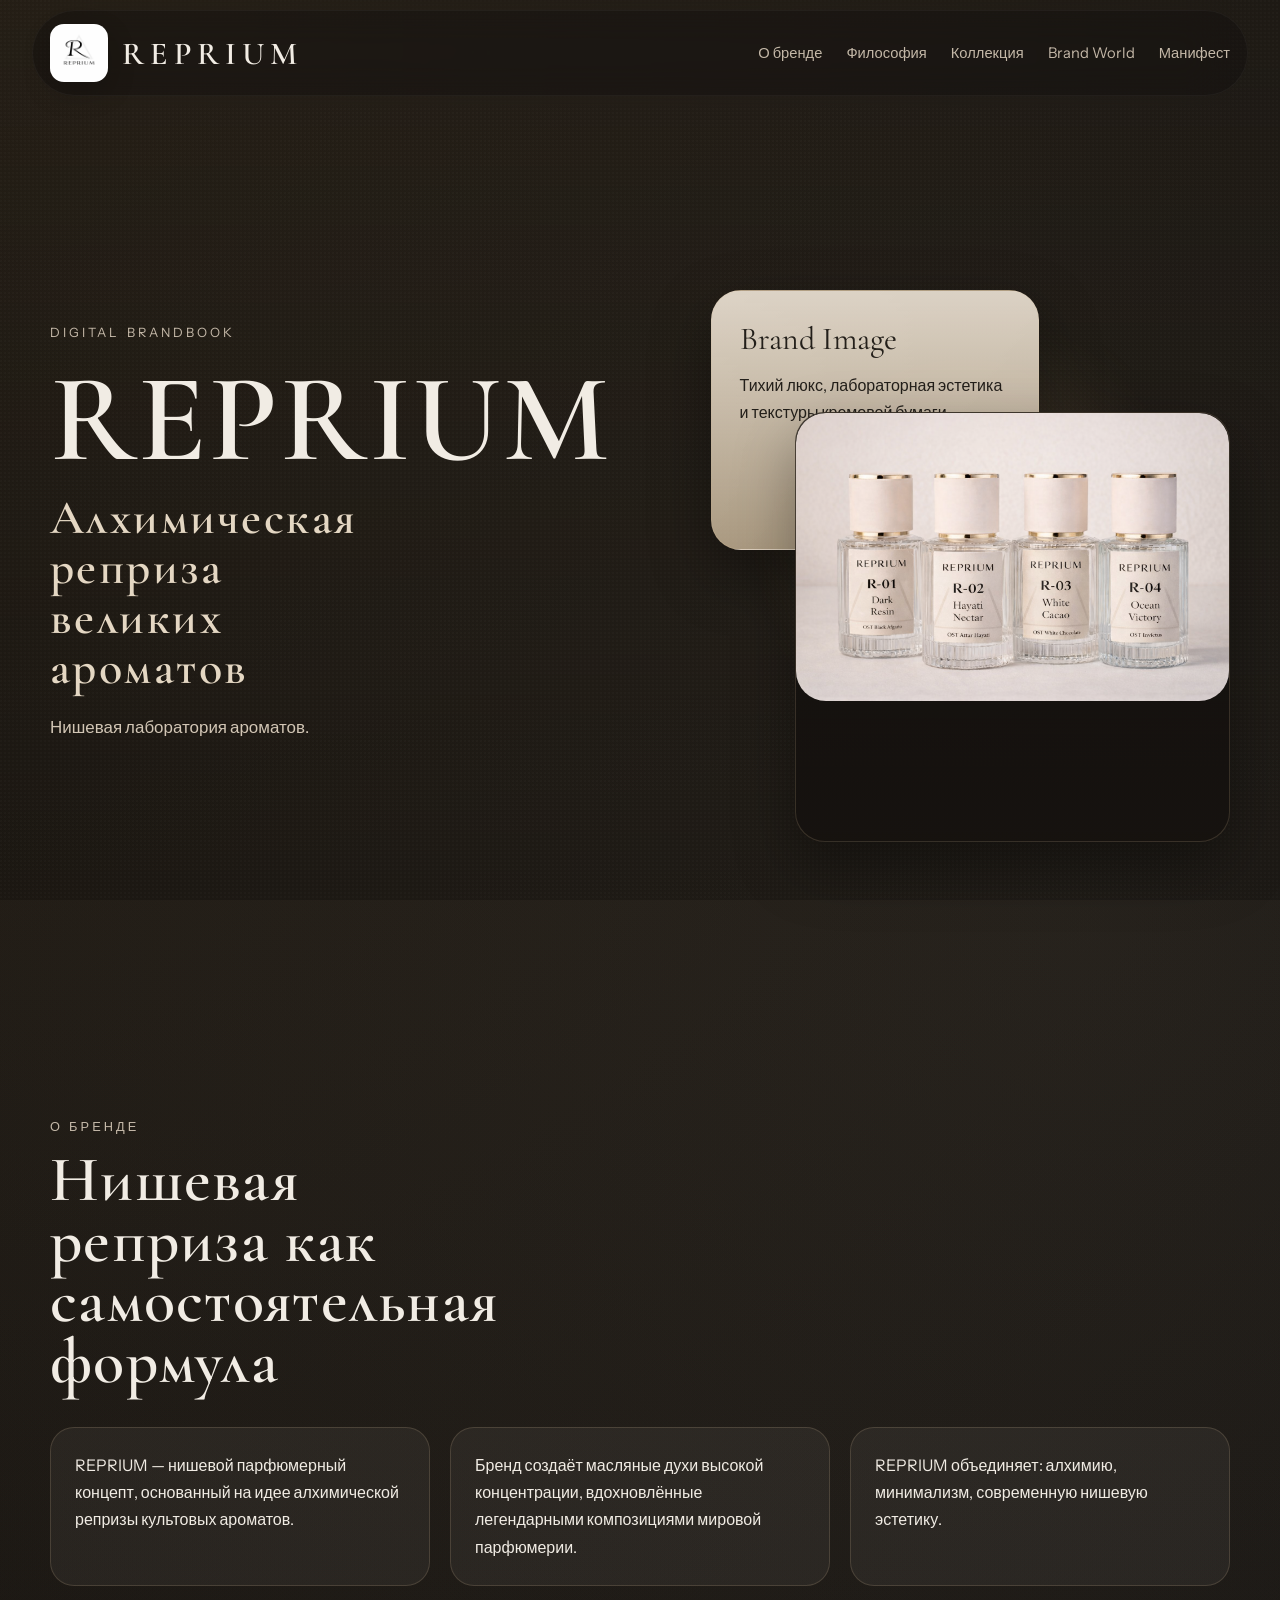
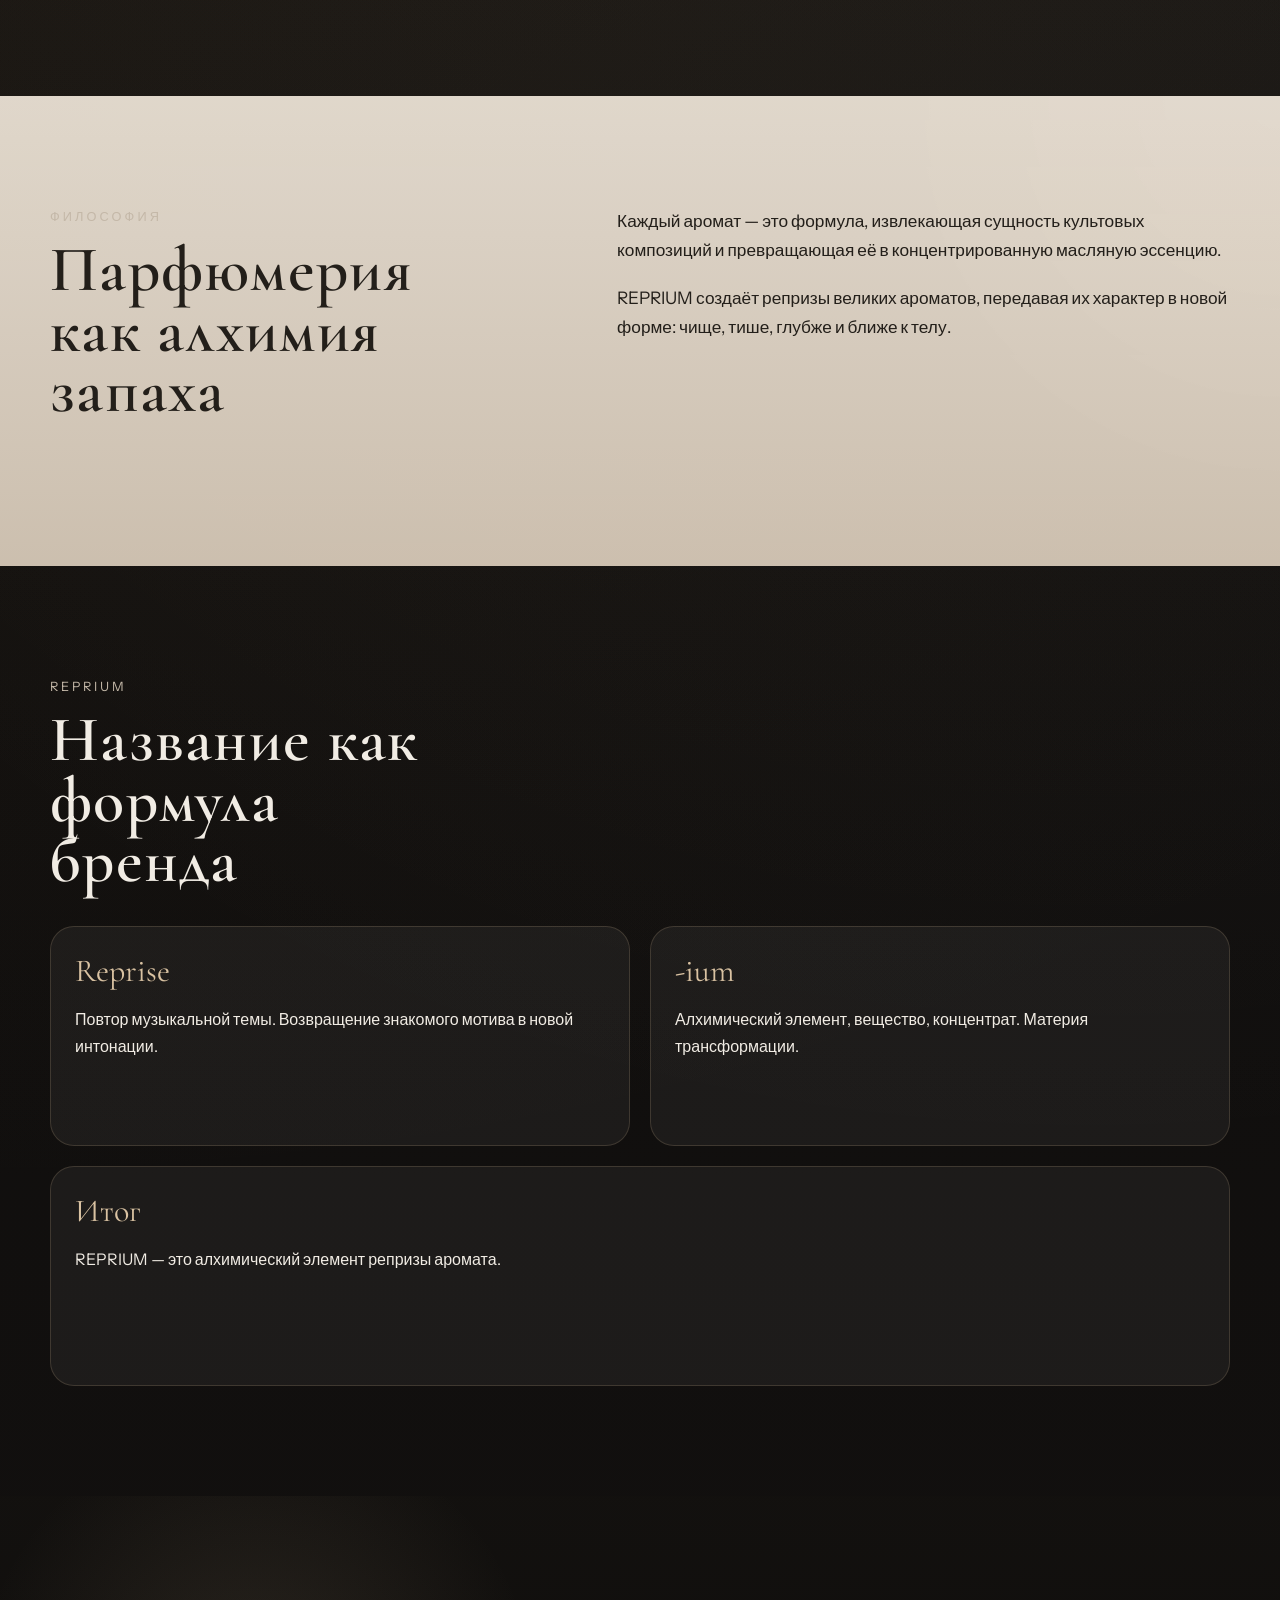
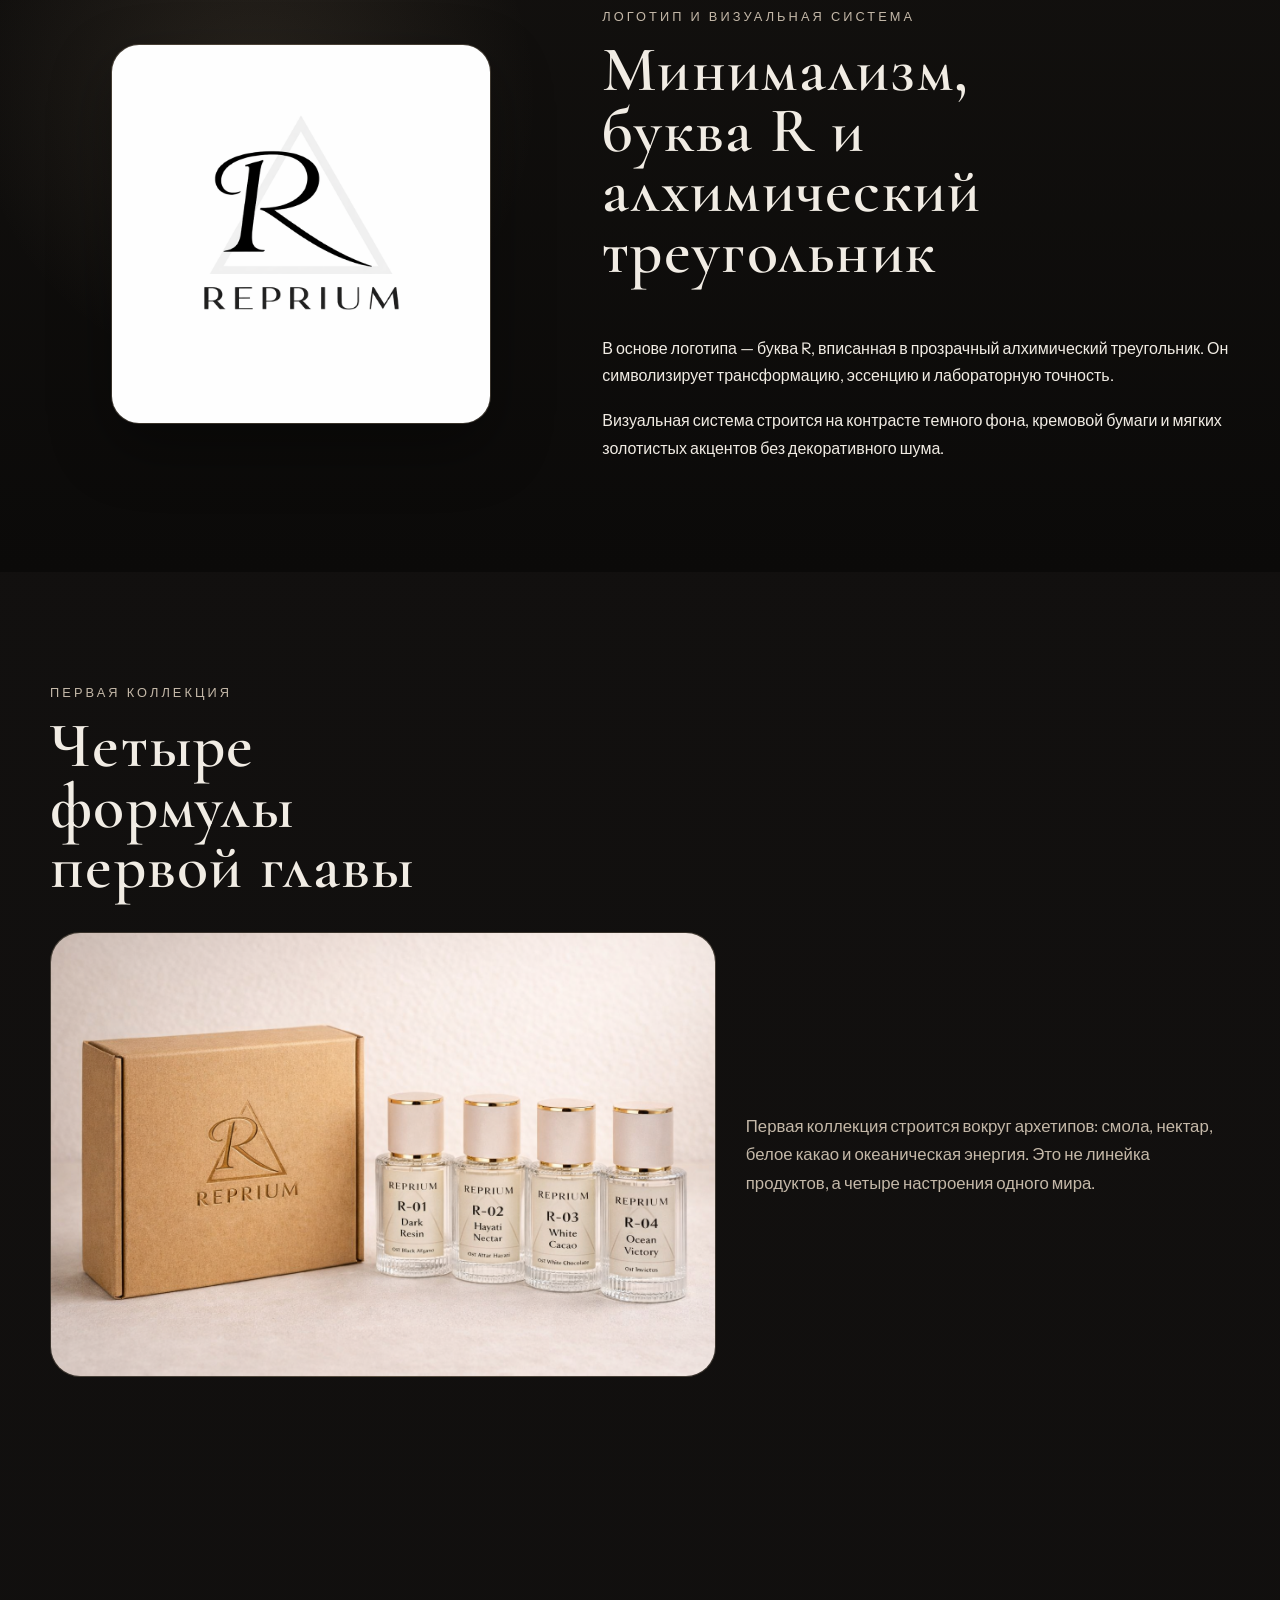
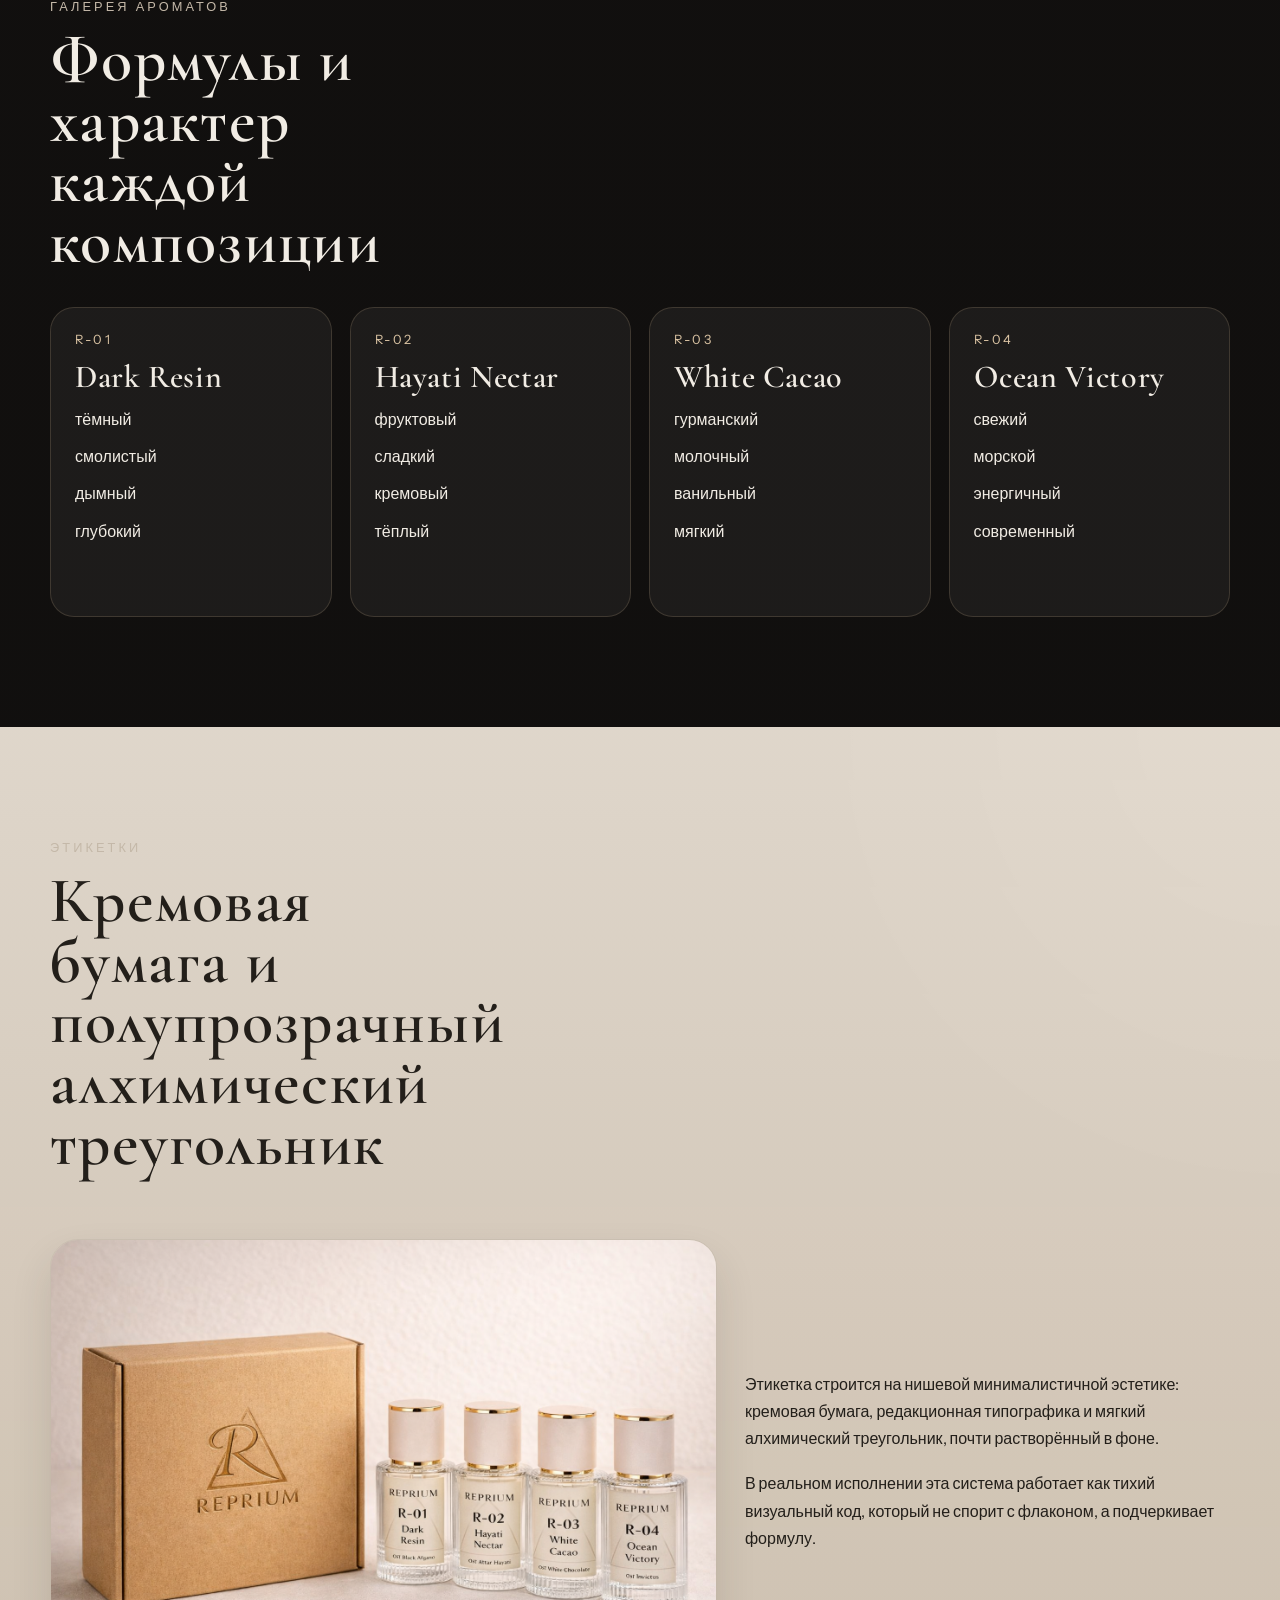
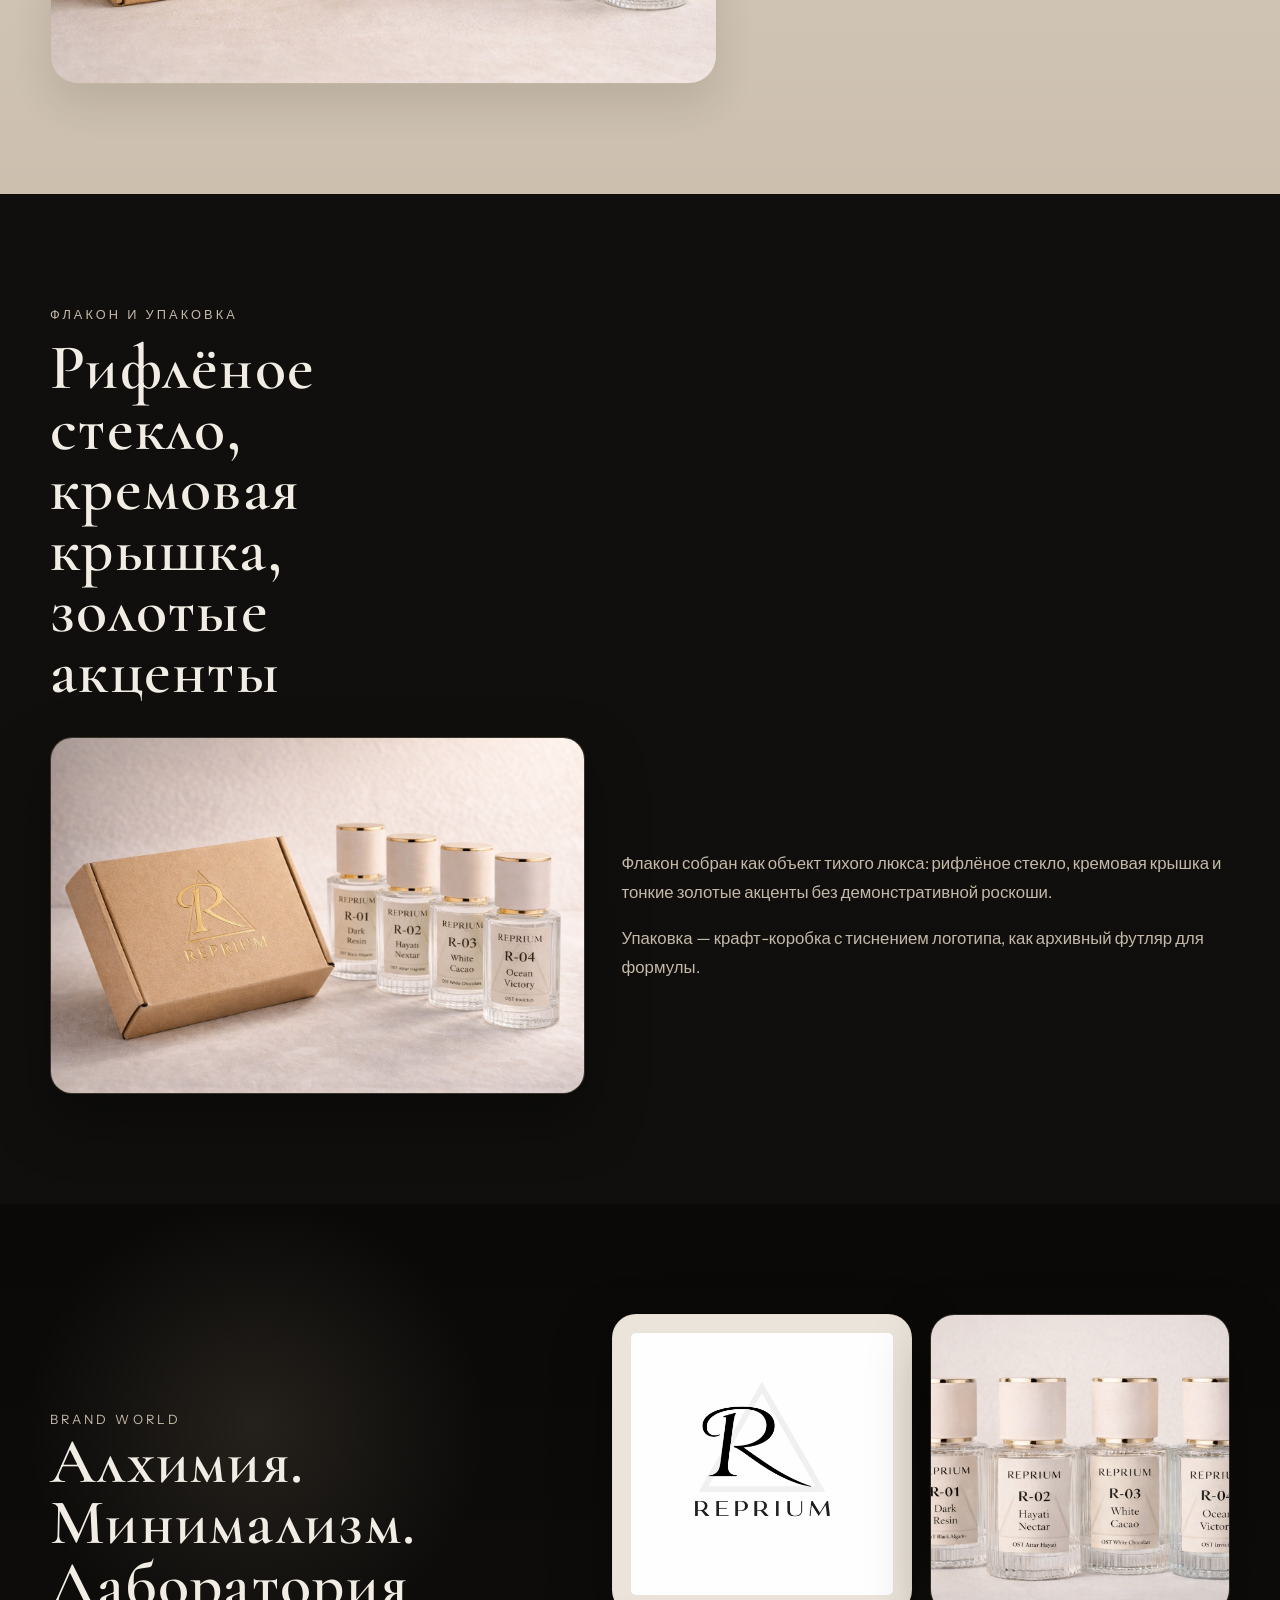
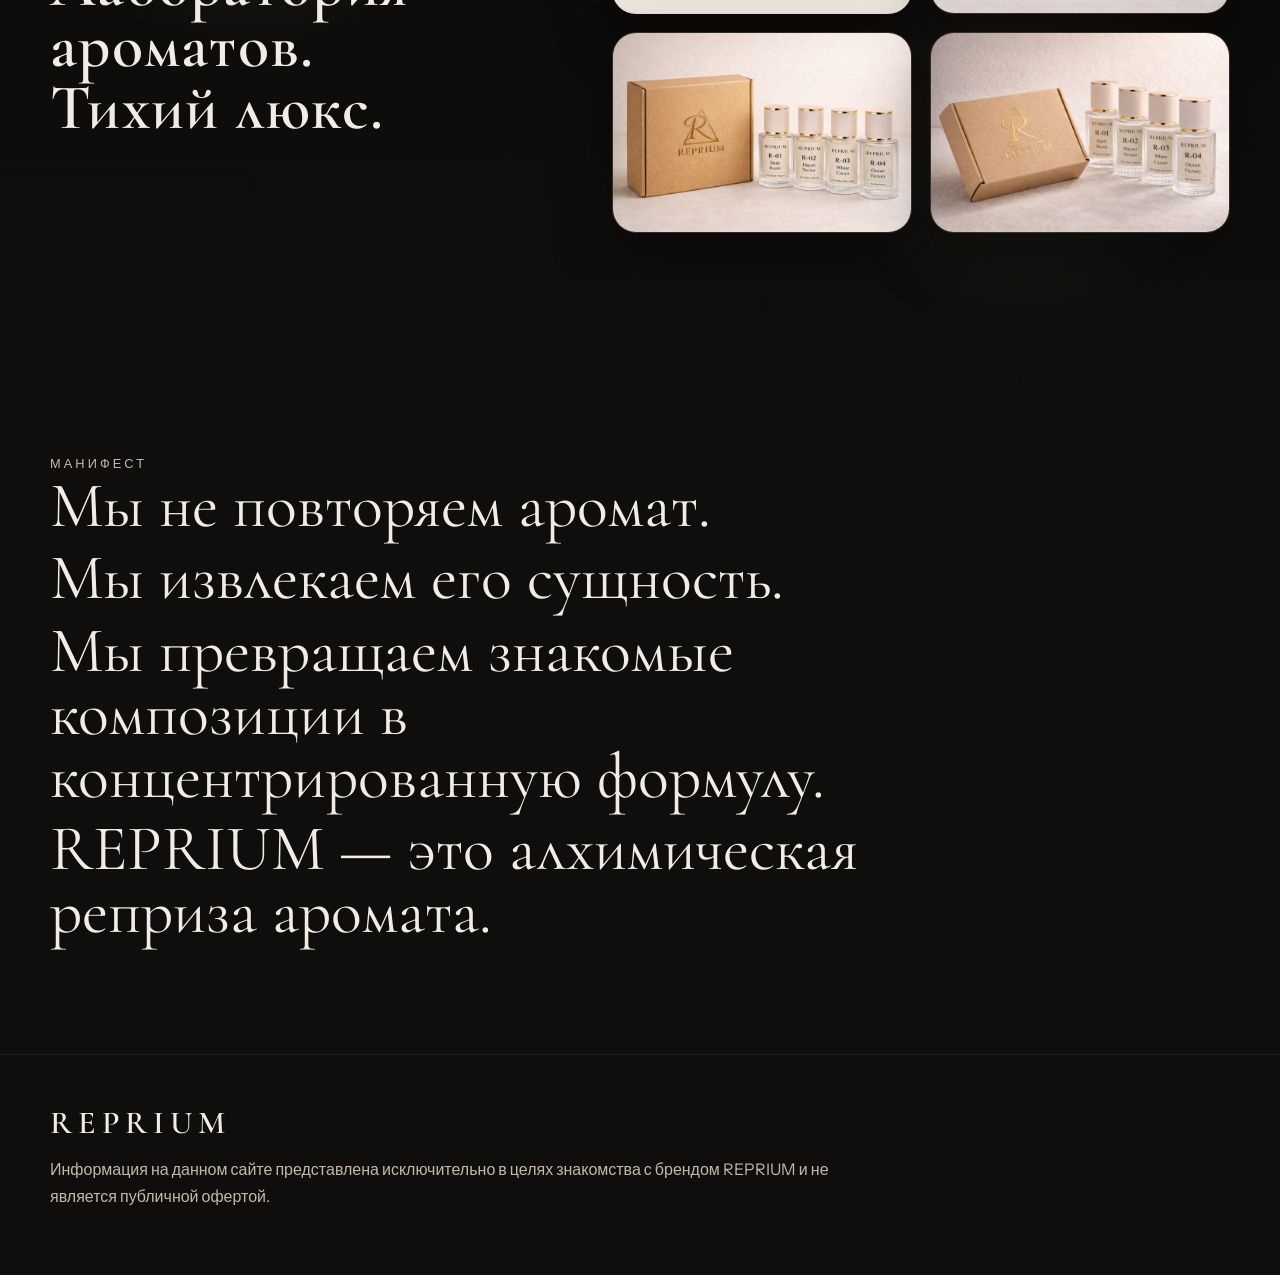
<file: index.html>
<!DOCTYPE html>
<html lang="ru">
  <head>
    <meta charset="UTF-8" />
    <meta name="viewport" content="width=device-width, initial-scale=1.0" />
    <meta
      name="description"
      content="REPRIUM — имиджевый digital-брендбук нишевого парфюмерного бренда. Алхимическая реприза великих ароматов."
    />
    <title>REPRIUM — Digital Brandbook</title>
    <link rel="preconnect" href="https://fonts.googleapis.com" />
    <link rel="preconnect" href="https://fonts.gstatic.com" crossorigin />
    <link
      href="https://fonts.googleapis.com/css2?family=Cormorant+Garamond:wght@500;600;700&family=Instrument+Sans:wght@400;500;600&display=swap"
      rel="stylesheet"
    />
    <link rel="stylesheet" href="styles.css" />
    <meta name="p:domain_verify" content="e9f11db5b57ea3ccd6aaf99280de8fb0"/>
  </head>
  <body>
    <div class="page-noise" aria-hidden="true"></div>

    <header class="topbar container reveal-on-load">
      <a class="brand-lockup" href="#hero" aria-label="REPRIUM">
        <img class="brand-logo-image" src="image.png" alt="Логотип REPRIUM" />
        <span class="brand-word">REPRIUM</span>
      </a>
      <nav class="topnav" aria-label="Навигация">
        <a href="#about">О бренде</a>
        <a href="#philosophy">Философия</a>
        <a href="#collection">Коллекция</a>
        <a href="#world">Brand World</a>
        <a href="#manifesto">Манифест</a>
      </nav>
    </header>

    <main>
      <section id="hero" class="hero container">
        <div class="hero-copy">
          <p class="eyebrow reveal-on-load">Digital Brandbook</p>
          <h1 class="hero-title reveal-on-load delay-1">
            REPRIUM
            <span>Алхимическая реприза великих ароматов</span>
          </h1>
          <p class="hero-subtitle reveal-on-load delay-2">Нишевая лаборатория ароматов.</p>
        </div>

        <div class="hero-stage reveal-on-load delay-3" data-parallax="0.06">
          <div class="hero-glow"></div>
          <div class="hero-card hero-card-back">
            <span class="hero-card-title">Brand Image</span>
            <p>Тихий люкс, лабораторная эстетика и текстуры кремовой бумаги.</p>
          </div>
          <div class="hero-card hero-card-front">
            <img class="hero-photo" src="all.png" alt="Коллекция ароматов REPRIUM" />
          </div>
        </div>
      </section>

      <section id="about" class="section container reveal">
        <div class="section-head">
          <p class="eyebrow">О бренде</p>
          <h2>Нишевая реприза как самостоятельная формула</h2>
        </div>
        <div class="editorial-grid">
          <p>
            REPRIUM — нишевой парфюмерный концепт, основанный на идее алхимической
            репризы культовых ароматов.
          </p>
          <p>
            Бренд создаёт масляные духи высокой концентрации, вдохновлённые легендарными
            композициями мировой парфюмерии.
          </p>
          <p>
            REPRIUM объединяет: алхимию, минимализм, современную нишевую эстетику.
          </p>
        </div>
      </section>

      <section id="philosophy" class="section section-contrast reveal">
        <div class="container split-layout">
          <div class="section-head">
            <p class="eyebrow">Философия</p>
            <h2>Парфюмерия как алхимия запаха</h2>
          </div>
          <div class="long-copy">
            <p>
              Каждый аромат — это формула, извлекающая сущность культовых композиций и
              превращающая её в концентрированную масляную эссенцию.
            </p>
            <p>
              REPRIUM создаёт репризы великих ароматов, передавая их характер в новой
              форме: чище, тише, глубже и ближе к телу.
            </p>
          </div>
        </div>
      </section>

      <section class="section container reveal">
        <div class="section-head">
          <p class="eyebrow">REPRIUM</p>
          <h2>Название как формула бренда</h2>
        </div>
        <div class="meaning-grid">
          <article class="meaning-card">
            <span class="meaning-title">Reprise</span>
            <p>Повтор музыкальной темы. Возвращение знакомого мотива в новой интонации.</p>
          </article>
          <article class="meaning-card">
            <span class="meaning-title">-ium</span>
            <p>Алхимический элемент, вещество, концентрат. Материя трансформации.</p>
          </article>
          <article class="meaning-card meaning-card-wide">
            <span class="meaning-title">Итог</span>
            <p>REPRIUM — это алхимический элемент репризы аромата.</p>
          </article>
        </div>
      </section>

      <section class="section section-brand reveal">
        <div class="container brand-system">
          <div class="brand-system-mark">
            <img class="brand-system-image" src="image.png" alt="Логотип и знак REPRIUM" />
          </div>
          <div class="brand-system-copy">
            <div class="section-head">
              <p class="eyebrow">Логотип и визуальная система</p>
              <h2>Минимализм, буква R и алхимический треугольник</h2>
            </div>
            <p>
              В основе логотипа — буква R, вписанная в прозрачный алхимический
              треугольник. Он символизирует трансформацию, эссенцию и лабораторную
              точность.
            </p>
            <p>
              Визуальная система строится на контрасте темного фона, кремовой бумаги и
              мягких золотистых акцентов без декоративного шума.
            </p>
          </div>
        </div>
      </section>

      <section id="collection" class="section container reveal">
        <div class="section-head">
          <p class="eyebrow">Первая коллекция</p>
          <h2>Четыре формулы первой главы</h2>
        </div>
        <div class="collection-board">
          <div class="collection-visual" data-parallax="0.04">
            <img class="section-photo" src="2.png" alt="Первая коллекция флаконов REPRIUM" />
          </div>
          <div class="collection-copy">
            <p>
              Первая коллекция строится вокруг архетипов: смола, нектар, белое какао и
              океаническая энергия. Это не линейка продуктов, а четыре настроения одного
              мира.
            </p>
          </div>
        </div>
      </section>

      <section class="section container reveal">
        <div class="section-head">
          <p class="eyebrow">Галерея ароматов</p>
          <h2>Формулы и характер каждой композиции</h2>
        </div>
        <div class="formula-grid">
          <article class="formula-card" data-tilt>
            <span class="formula-number">R-01</span>
            <h3>Dark Resin</h3>
            <p>тёмный</p>
            <p>смолистый</p>
            <p>дымный</p>
            <p>глубокий</p>
          </article>
          <article class="formula-card" data-tilt>
            <span class="formula-number">R-02</span>
            <h3>Hayati Nectar</h3>
            <p>фруктовый</p>
            <p>сладкий</p>
            <p>кремовый</p>
            <p>тёплый</p>
          </article>
          <article class="formula-card" data-tilt>
            <span class="formula-number">R-03</span>
            <h3>White Cacao</h3>
            <p>гурманский</p>
            <p>молочный</p>
            <p>ванильный</p>
            <p>мягкий</p>
          </article>
          <article class="formula-card" data-tilt>
            <span class="formula-number">R-04</span>
            <h3>Ocean Victory</h3>
            <p>свежий</p>
            <p>морской</p>
            <p>энергичный</p>
            <p>современный</p>
          </article>
        </div>
      </section>

      <section class="section section-contrast reveal">
        <div class="container labels-layout">
          <div class="section-head">
            <p class="eyebrow">Этикетки</p>
            <h2>Кремовая бумага и полупрозрачный алхимический треугольник</h2>
          </div>
          <div class="labels-showcase">
            <img class="section-photo section-photo-light" src="2.png" alt="Дизайн этикеток REPRIUM" />
            <div class="labels-copy">
              <p>
                Этикетка строится на нишевой минималистичной эстетике: кремовая бумага,
                редакционная типографика и мягкий алхимический треугольник, почти
                растворённый в фоне.
              </p>
              <p>
                В реальном исполнении эта система работает как тихий визуальный код,
                который не спорит с флаконом, а подчеркивает формулу.
              </p>
            </div>
          </div>
        </div>
      </section>

      <section class="section container reveal">
        <div class="section-head">
          <p class="eyebrow">Флакон и упаковка</p>
          <h2>Рифлёное стекло, кремовая крышка, золотые акценты</h2>
        </div>
        <div class="packaging-layout">
          <img class="packaging-photo" src="image1.png" alt="Флаконы и коробка REPRIUM" />
          <div class="packaging-copy">
            <p>
              Флакон собран как объект тихого люкса: рифлёное стекло, кремовая крышка и
              тонкие золотые акценты без демонстративной роскоши.
            </p>
            <p>
              Упаковка — крафт-коробка с тиснением логотипа, как архивный футляр для
              формулы.
            </p>
          </div>
        </div>
      </section>

      <section id="world" class="section world-section reveal">
        <div class="container world-grid">
          <div class="world-copy">
            <p class="eyebrow">Brand World</p>
            <h2>Алхимия. Минимализм. Лаборатория ароматов. Тихий люкс.</h2>
          </div>
          <div class="world-panels world-panels-media">
            <img class="world-media world-media-square" src="image.png" alt="Знак REPRIUM" />
            <img class="world-media" src="all.png" alt="Атмосфера коллекции REPRIUM" />
            <img class="world-media" src="2.png" alt="Флаконы REPRIUM крупным планом" />
            <img class="world-media" src="image1.png" alt="Упаковка и флаконы REPRIUM" />
          </div>
        </div>
      </section>

      <section id="manifesto" class="section container reveal">
        <div class="manifesto">
          <p class="eyebrow">Манифест</p>
          <div class="manifesto-text">
            <p>Мы не повторяем аромат.</p>
            <p>Мы извлекаем его сущность.</p>
            <p>Мы превращаем знакомые композиции в концентрированную формулу.</p>
            <p>REPRIUM — это алхимическая реприза аромата.</p>
          </div>
        </div>
      </section>
    </main>

    <footer class="footer reveal">
      <div class="container footer-inner">
        <span class="footer-brand">REPRIUM</span>
        <p>
          Информация на данном сайте представлена исключительно в целях знакомства с
          брендом REPRIUM и не является публичной офертой.
        </p>
      </div>
    </footer>

    <script src="script.js"></script>
  </body>
</html>
</file>
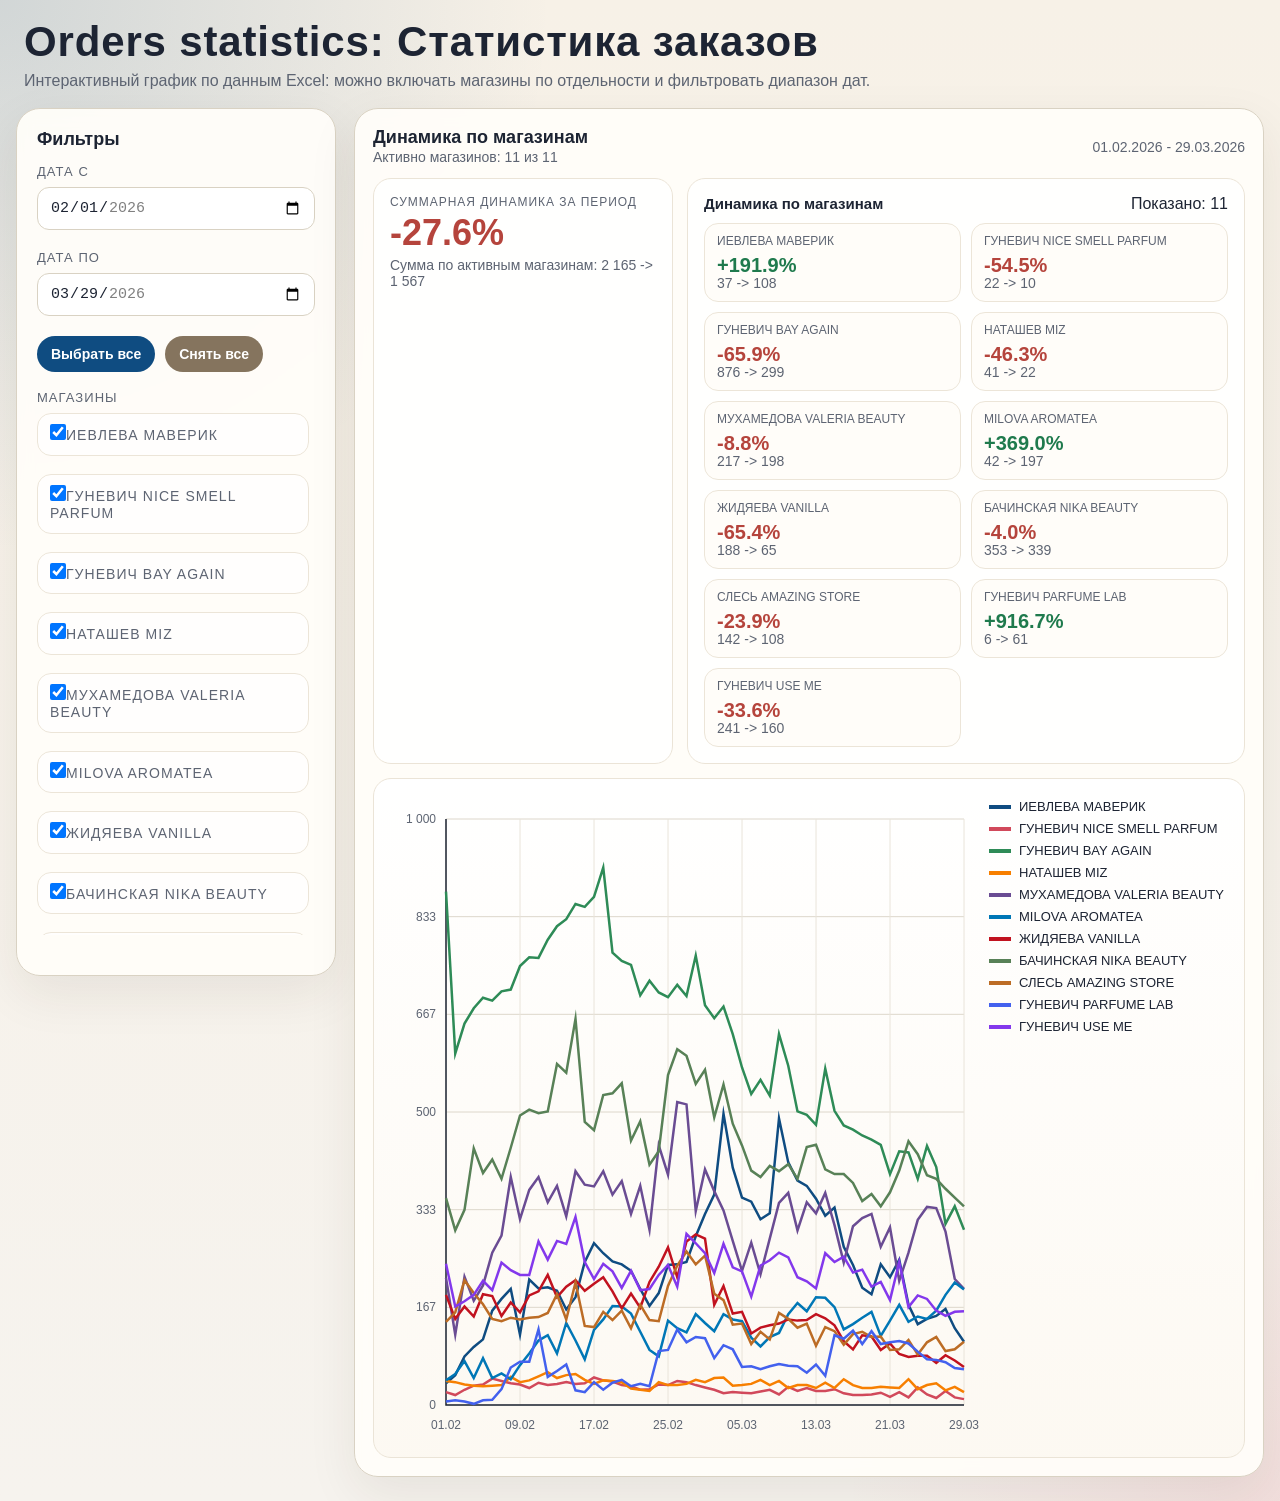
<file: liner.html>
<!DOCTYPE html>
<html lang="ru">
<head>
  <meta charset="UTF-8">
  <meta name="viewport" content="width=device-width, initial-scale=1.0">
  <meta name="p:domain_verify" content="e9f11db5b57ea3ccd6aaf99280de8fb0"/>
  <title>Orders statistics: Статистика заказов </title>
  <style>
    :root {
      --bg: #f6f3ee;
      --panel: #fffdf9;
      --ink: #1d2433;
      --muted: #5d6472;
      --grid: #d8d9dd;
      --accent: #0f4c81;
      --border: #d9d2c3;
    }
    * { box-sizing: border-box; }
    body {
      margin: 0;
      min-height: 100vh;
      font-family: "Trebuchet MS", "Segoe UI", sans-serif;
      color: var(--ink);
      background:
        radial-gradient(circle at top left, rgba(15, 76, 129, 0.16), transparent 28%),
        radial-gradient(circle at bottom right, rgba(209, 73, 91, 0.12), transparent 22%),
        linear-gradient(180deg, #f7f1e7 0%, var(--bg) 100%);
    }
    .page {
      width: calc(100vw - 32px);
      min-height: 100vh;
      margin: 0 auto;
      padding: 20px 0 24px;
    }
    .header {
      margin-bottom: 18px;
      padding: 0 8px;
    }
    .header h1 {
      margin: 0 0 8px;
      font-size: clamp(28px, 4vw, 42px);
      line-height: 1.05;
      letter-spacing: 0.02em;
    }
    .header p {
      margin: 0;
      color: var(--muted);
      font-size: 16px;
    }
    .layout {
      display: grid;
      grid-template-columns: 320px 1fr;
      gap: 18px;
      align-items: start;
      min-height: calc(100vh - 128px);
    }
    .panel {
      background: rgba(255, 253, 249, 0.95);
      border: 1px solid var(--border);
      border-radius: 24px;
      box-shadow: 0 18px 50px rgba(56, 43, 24, 0.08);
      backdrop-filter: blur(8px);
    }
    .controls {
      padding: 20px;
      position: sticky;
      top: 18px;
    }
    .controls h2 {
      margin: 0 0 14px;
      font-size: 18px;
    }
    .control-group {
      margin-bottom: 20px;
    }
    .control-group label {
      display: block;
      margin-bottom: 8px;
      font-size: 13px;
      color: var(--muted);
      text-transform: uppercase;
      letter-spacing: 0.08em;
    }
    .control-group input[type="date"] {
      width: 100%;
      padding: 11px 12px;
      border-radius: 12px;
      border: 1px solid var(--border);
      background: #fff;
      color: var(--ink);
      font-size: 15px;
    }
    .btn-row {
      display: flex;
      gap: 10px;
      margin-bottom: 18px;
    }
    button {
      border: 0;
      border-radius: 999px;
      padding: 10px 14px;
      cursor: pointer;
      font-size: 14px;
      font-weight: 700;
      color: white;
      background: var(--accent);
      transition: transform 0.18s ease, opacity 0.18s ease;
    }
    button.secondary {
      background: #85745e;
    }
    button:hover {
      transform: translateY(-1px);
      opacity: 0.95;
    }
    .series-list {
      display: grid;
      gap: 10px;
      max-height: 58vh;
      overflow: auto;
      padding-right: 6px;
    }
    .series-item {
      display: flex;
      align-items: center;
      gap: 10px;
      border: 1px solid #ece5d8;
      border-radius: 14px;
      padding: 10px 12px;
      background: rgba(255, 255, 255, 0.75);
    }
    .series-item input {
      width: 16px;
      height: 16px;
      margin: 0;
    }
    .swatch {
      width: 12px;
      height: 12px;
      border-radius: 999px;
      flex: 0 0 auto;
    }
    .series-name {
      font-size: 14px;
      line-height: 1.25;
    }
    .chart-panel {
      padding: 18px;
      min-height: calc(100vh - 128px);
      display: flex;
      flex-direction: column;
    }
    .chart-meta {
      display: flex;
      justify-content: space-between;
      align-items: center;
      gap: 12px;
      margin-bottom: 12px;
      flex-wrap: wrap;
    }
    .chart-meta strong {
      font-size: 18px;
    }
    .chart-meta span {
      color: var(--muted);
      font-size: 14px;
    }
    .period-stats {
      display: grid;
      grid-template-columns: minmax(220px, 300px) 1fr;
      gap: 14px;
      margin-bottom: 14px;
    }
    .stat-card, .changes-card {
      border: 1px solid #ebe4d7;
      border-radius: 18px;
      background: rgba(255, 255, 255, 0.78);
      padding: 16px;
    }
    .stat-label {
      margin: 0 0 6px;
      font-size: 12px;
      color: var(--muted);
      text-transform: uppercase;
      letter-spacing: 0.08em;
    }
    .stat-value {
      font-size: clamp(26px, 4vw, 36px);
      font-weight: 700;
      line-height: 1;
      margin-bottom: 6px;
    }
    .stat-value.up {
      color: #1f7a4d;
    }
    .stat-value.down {
      color: #b5443c;
    }
    .stat-value.flat {
      color: #6b7280;
    }
    .stat-subtext {
      color: var(--muted);
      font-size: 14px;
    }
    .changes-card {
      min-height: 102px;
    }
    .changes-header {
      display: flex;
      justify-content: space-between;
      align-items: baseline;
      gap: 10px;
      margin-bottom: 10px;
    }
    .changes-header strong {
      font-size: 15px;
    }
    .changes-grid {
      display: grid;
      grid-template-columns: repeat(auto-fit, minmax(180px, 1fr));
      gap: 10px;
    }
    .change-pill {
      border: 1px solid #ece5d8;
      border-radius: 14px;
      padding: 10px 12px;
      background: rgba(255, 253, 249, 0.9);
    }
    .change-pill-name {
      font-size: 12px;
      color: var(--muted);
      margin-bottom: 6px;
      line-height: 1.25;
    }
    .change-pill-value {
      font-size: 20px;
      font-weight: 700;
      line-height: 1;
    }
    .change-pill-value.up {
      color: #1f7a4d;
    }
    .change-pill-value.down {
      color: #b5443c;
    }
    .change-pill-value.flat {
      color: #6b7280;
    }
    .canvas-wrap {
      position: relative;
      width: 100%;
      height: calc(100vh - 220px);
      min-height: 520px;
      border-radius: 18px;
      background:
        linear-gradient(180deg, rgba(255,255,255,0.95), rgba(252,248,241,0.95));
      border: 1px solid #ebe4d7;
      overflow: hidden;
      flex: 1 1 auto;
    }
    canvas {
      width: 100%;
      height: 100%;
      display: block;
    }
    .empty {
      position: absolute;
      inset: 0;
      display: none;
      align-items: center;
      justify-content: center;
      text-align: center;
      padding: 24px;
      color: var(--muted);
      font-size: 18px;
      background: rgba(255, 253, 249, 0.88);
    }
    .tooltip {
      position: absolute;
      display: none;
      min-width: 220px;
      max-width: 320px;
      padding: 12px 14px;
      border-radius: 16px;
      border: 1px solid rgba(217, 210, 195, 0.95);
      background: rgba(255, 253, 249, 0.96);
      box-shadow: 0 14px 40px rgba(56, 43, 24, 0.16);
      pointer-events: none;
      z-index: 3;
    }
    .tooltip-date {
      font-size: 14px;
      font-weight: 700;
      margin-bottom: 10px;
    }
    .tooltip-grid {
      display: grid;
      gap: 8px;
    }
    .tooltip-row {
      display: grid;
      grid-template-columns: 12px 1fr auto;
      gap: 8px;
      align-items: center;
      font-size: 13px;
    }
    .tooltip-dot {
      width: 10px;
      height: 10px;
      border-radius: 999px;
    }
    .tooltip-name {
      color: var(--muted);
      line-height: 1.2;
    }
    .tooltip-value {
      font-weight: 700;
      color: var(--ink);
      white-space: nowrap;
    }
    @media (max-width: 980px) {
      .page {
        width: calc(100vw - 20px);
        padding-top: 10px;
      }
      .layout {
        grid-template-columns: 1fr;
        min-height: auto;
      }
      .controls {
        position: static;
      }
      .chart-panel {
        min-height: auto;
      }
      .period-stats {
        grid-template-columns: 1fr;
      }
      .series-list {
        max-height: none;
      }
      .canvas-wrap {
        height: 70vh;
        min-height: 380px;
      }
    }
  </style>
</head>
<body>
  <div class="page">
    <div class="header">
      <h1>Orders statistics: Статистика заказов </h1>
      <p>Интерактивный график по данным Excel: можно включать магазины по отдельности и фильтровать диапазон дат.</p>
    </div>
    <div class="layout">
      <aside class="panel controls">
        <h2>Фильтры</h2>
        <div class="control-group">
          <label for="date-from">Дата с</label>
          <input id="date-from" type="date">
        </div>
        <div class="control-group">
          <label for="date-to">Дата по</label>
          <input id="date-to" type="date">
        </div>
        <div class="btn-row">
          <button id="select-all" type="button">Выбрать все</button>
          <button id="clear-all" class="secondary" type="button">Снять все</button>
        </div>
        <div class="control-group">
          <label>Магазины</label>
          <div id="series-list" class="series-list"></div>
        </div>
      </aside>
      <section class="panel chart-panel">
        <div class="chart-meta">
          <div>
            <strong>Динамика по магазинам</strong><br>
            <span id="summary"></span>
          </div>
          <span id="range-label"></span>
        </div>
        <div class="period-stats">
          <div class="stat-card">
            <div class="stat-label">Суммарная динамика за период</div>
            <div id="total-change" class="stat-value flat">0%</div>
            <div id="total-change-details" class="stat-subtext">Выберите диапазон дат и магазины.</div>
          </div>
          <div class="changes-card">
            <div class="changes-header">
              <strong>Динамика по магазинам</strong>
              <span id="changes-count"></span>
            </div>
            <div id="changes-grid" class="changes-grid"></div>
          </div>
        </div>
        <div class="canvas-wrap">
          <canvas id="chart"></canvas>
          <div id="tooltip" class="tooltip"></div>
          <div id="empty" class="empty">Нет данных для выбранного диапазона или ни один магазин не включён.</div>
        </div>
      </section>
    </div>
  </div>

  <script>
    const dataset = {"title": "Orders statistics: Статистика заказов ", "dates": ["2026-02-01", "2026-02-02", "2026-02-03", "2026-02-04", "2026-02-05", "2026-02-06", "2026-02-07", "2026-02-08", "2026-02-09", "2026-02-10", "2026-02-11", "2026-02-12", "2026-02-13", "2026-02-14", "2026-02-15", "2026-02-16", "2026-02-17", "2026-02-18", "2026-02-19", "2026-02-20", "2026-02-21", "2026-02-22", "2026-02-23", "2026-02-24", "2026-02-25", "2026-02-26", "2026-02-27", "2026-02-28", "2026-03-01", "2026-03-02", "2026-03-03", "2026-03-04", "2026-03-05", "2026-03-06", "2026-03-07", "2026-03-08", "2026-03-09", "2026-03-10", "2026-03-11", "2026-03-12", "2026-03-13", "2026-03-14", "2026-03-15", "2026-03-16", "2026-03-17", "2026-03-18", "2026-03-19", "2026-03-20", "2026-03-21", "2026-03-22", "2026-03-23", "2026-03-24", "2026-03-25", "2026-03-26", "2026-03-27", "2026-03-28", "2026-03-29"], "series": [{"name": "ИЕВЛЕВА МАВЕРИК", "color": "#0f4c81", "values": [37.0, 51.0, 83.0, 99.0, 112.0, 161.0, 181.0, 198.0, 120.0, 214.0, 199.0, 201.0, 195.0, 163.0, 184.0, 244.0, 276.0, 259.0, 245.0, 240.0, 229.0, 198.0, 169.0, 191.0, 239.0, 240.0, 244.0, 288.0, 326.0, 359.0, 497.0, 405.0, 354.0, 347.0, 317.0, 327.0, 489.0, 414.0, 383.0, 374.0, 352.0, 323.0, 337.0, 270.0, 239.0, 200.0, 189.0, 240.0, 218.0, 248.0, 171.0, 138.0, 147.0, 152.0, 164.0, 131.0, 108.0]}, {"name": "ГУНЕВИЧ NICE SMELL PARFUM", "color": "#d1495b", "values": [22.0, 17.0, 26.0, 33.0, 35.0, 45.0, 41.0, 37.0, 35.0, 29.0, 38.0, 34.0, 36.0, 39.0, 36.0, 37.0, 47.0, 42.0, 40.0, 34.0, 32.0, 26.0, 27.0, 35.0, 34.0, 41.0, 39.0, 34.0, 30.0, 26.0, 20.0, 22.0, 21.0, 20.0, 23.0, 26.0, 18.0, 31.0, 24.0, 29.0, 24.0, 24.0, 27.0, 20.0, 17.0, 17.0, 18.0, 21.0, 14.0, 22.0, 13.0, 30.0, 18.0, 12.0, 24.0, 13.0, 10.0]}, {"name": "ГУНЕВИЧ BAY AGAIN", "color": "#2e8b57", "values": [876.0, 600.0, 651.0, 677.0, 695.0, 690.0, 706.0, 709.0, 749.0, 764.0, 763.0, 794.0, 817.0, 829.0, 855.0, 850.0, 867.0, 917.0, 772.0, 758.0, 751.0, 699.0, 724.0, 704.0, 696.0, 717.0, 698.0, 767.0, 682.0, 660.0, 680.0, 633.0, 576.0, 531.0, 555.0, 528.0, 633.0, 579.0, 501.0, 495.0, 478.0, 574.0, 502.0, 477.0, 470.0, 460.0, 453.0, 444.0, 394.0, 433.0, 431.0, 386.0, 442.0, 406.0, 309.0, 339.0, 299.0]}, {"name": "НАТАШЕВ MIZ", "color": "#f77f00", "values": [41.0, 39.0, 35.0, 33.0, 32.0, 33.0, 34.0, 48.0, 39.0, 42.0, 49.0, 56.0, 46.0, 51.0, 53.0, 43.0, 36.0, 42.0, 41.0, 39.0, 28.0, 26.0, 24.0, 39.0, 34.0, 34.0, 36.0, 43.0, 39.0, 46.0, 47.0, 33.0, 34.0, 36.0, 43.0, 34.0, 41.0, 29.0, 34.0, 34.0, 29.0, 38.0, 29.0, 44.0, 34.0, 29.0, 29.0, 31.0, 30.0, 29.0, 44.0, 27.0, 34.0, 37.0, 25.0, 31.0, 22.0]}, {"name": "МУХАМЕДОВА VALERIA BEAUTY", "color": "#6a4c93", "values": [217.0, 120.0, 219.0, 178.0, 204.0, 260.0, 289.0, 389.0, 317.0, 367.0, 389.0, 346.0, 374.0, 322.0, 399.0, 376.0, 373.0, 399.0, 359.0, 382.0, 326.0, 374.0, 299.0, 443.0, 393.0, 517.0, 513.0, 331.0, 402.0, 365.0, 332.0, 280.0, 229.0, 277.0, 223.0, 284.0, 345.0, 362.0, 298.0, 346.0, 327.0, 362.0, 307.0, 243.0, 305.0, 319.0, 326.0, 270.0, 303.0, 212.0, 260.0, 316.0, 338.0, 336.0, 296.0, 215.0, 198.0]}, {"name": "MILOVA AROMATEA", "color": "#0077b6", "values": [42.0, 53.0, 75.0, 46.0, 80.0, 46.0, 54.0, 44.0, 68.0, 88.0, 110.0, 119.0, 88.0, 140.0, 110.0, 78.0, 128.0, 146.0, 169.0, 168.0, 156.0, 125.0, 94.0, 83.0, 144.0, 131.0, 124.0, 155.0, 140.0, 126.0, 155.0, 146.0, 143.0, 115.0, 100.0, 116.0, 123.0, 155.0, 174.0, 160.0, 184.0, 183.0, 167.0, 129.0, 138.0, 149.0, 159.0, 118.0, 144.0, 171.0, 142.0, 151.0, 147.0, 161.0, 188.0, 209.0, 197.0]}, {"name": "ЖИДЯЕВА VANILLA", "color": "#c1121f", "values": [188.0, 147.0, 168.0, 151.0, 189.0, 186.0, 152.0, 175.0, 158.0, 187.0, 194.0, 222.0, 184.0, 202.0, 213.0, 195.0, 207.0, 218.0, 194.0, 165.0, 190.0, 166.0, 210.0, 236.0, 269.0, 218.0, 279.0, 291.0, 284.0, 171.0, 203.0, 156.0, 159.0, 122.0, 132.0, 136.0, 139.0, 146.0, 144.0, 145.0, 155.0, 148.0, 136.0, 109.0, 95.0, 119.0, 117.0, 94.0, 105.0, 87.0, 82.0, 84.0, 84.0, 72.0, 85.0, 76.0, 65.0]}, {"name": "БАЧИНСКАЯ NIKA BEAUTY", "color": "#588157", "values": [353.0, 298.0, 333.0, 438.0, 396.0, 419.0, 386.0, 439.0, 494.0, 504.0, 498.0, 501.0, 582.0, 567.0, 659.0, 483.0, 469.0, 529.0, 532.0, 549.0, 451.0, 484.0, 410.0, 433.0, 563.0, 607.0, 596.0, 548.0, 572.0, 491.0, 547.0, 480.0, 443.0, 400.0, 389.0, 408.0, 399.0, 411.0, 386.0, 440.0, 444.0, 402.0, 394.0, 394.0, 379.0, 348.0, 360.0, 339.0, 363.0, 400.0, 450.0, 428.0, 392.0, 386.0, 369.0, 354.0, 339.0]}, {"name": "СЛЕСЬ AMAZING STORE", "color": "#bc6c25", "values": [142.0, 158.0, 213.0, 191.0, 172.0, 147.0, 143.0, 149.0, 146.0, 149.0, 150.0, 157.0, 189.0, 146.0, 209.0, 135.0, 133.0, 159.0, 145.0, 161.0, 131.0, 171.0, 145.0, 143.0, 203.0, 238.0, 262.0, 240.0, 255.0, 190.0, 179.0, 137.0, 139.0, 104.0, 125.0, 112.0, 157.0, 147.0, 132.0, 139.0, 101.0, 133.0, 126.0, 103.0, 121.0, 125.0, 116.0, 117.0, 94.0, 95.0, 111.0, 86.0, 107.0, 116.0, 92.0, 95.0, 108.0]}, {"name": "ГУНЕВИЧ PARFUME LAB", "color": "#4361ee", "values": [6.0, 8.0, 6.0, 2.0, 8.0, 9.0, 27.0, 64.0, 74.0, 74.0, 129.0, 48.0, 58.0, 69.0, 25.0, 22.0, 39.0, 26.0, 38.0, 43.0, 32.0, 36.0, 32.0, 92.0, 94.0, 129.0, 107.0, 116.0, 114.0, 80.0, 102.0, 95.0, 65.0, 66.0, 61.0, 66.0, 70.0, 67.0, 66.0, 55.0, 69.0, 50.0, 119.0, 113.0, 127.0, 104.0, 126.0, 104.0, 107.0, 109.0, 105.0, 91.0, 78.0, 77.0, 73.0, 63.0, 61.0]}, {"name": "ГУНЕВИЧ USE ME", "color": "#8338ec", "values": [241.0, 168.0, 177.0, 188.0, 212.0, 196.0, 243.0, 230.0, 222.0, 222.0, 279.0, 248.0, 280.0, 275.0, 321.0, 244.0, 215.0, 241.0, 228.0, 200.0, 229.0, 196.0, 198.0, 222.0, 239.0, 202.0, 292.0, 276.0, 259.0, 225.0, 275.0, 235.0, 228.0, 185.0, 238.0, 247.0, 260.0, 252.0, 218.0, 211.0, 199.0, 259.0, 244.0, 253.0, 226.0, 231.0, 202.0, 210.0, 179.0, 244.0, 167.0, 187.0, 181.0, 161.0, 152.0, 159.0, 160.0]}]};
    const canvas = document.getElementById("chart");
    const ctx = canvas.getContext("2d");
    const emptyState = document.getElementById("empty");
    const tooltip = document.getElementById("tooltip");
    const dateFromInput = document.getElementById("date-from");
    const dateToInput = document.getElementById("date-to");
    const seriesList = document.getElementById("series-list");
    const summary = document.getElementById("summary");
    const rangeLabel = document.getElementById("range-label");
    const selectAllBtn = document.getElementById("select-all");
    const clearAllBtn = document.getElementById("clear-all");
    const totalChange = document.getElementById("total-change");
    const totalChangeDetails = document.getElementById("total-change-details");
    const changesGrid = document.getElementById("changes-grid");
    const changesCount = document.getElementById("changes-count");

    const state = {
      activeNames: new Set(dataset.series.map(item => item.name)),
      dateFrom: dataset.dates[0],
      dateTo: dataset.dates[dataset.dates.length - 1],
      hoverIndex: null,
    };
    let currentData = { dates: [], series: [] };
    let currentLayout = null;

    function formatDate(value) {
      const [year, month, day] = value.split("-");
      return `${day}.${month}.${year}`;
    }

    function formatNumber(value) {
      return new Intl.NumberFormat("ru-RU", { maximumFractionDigits: 0 }).format(value);
    }

    function formatPercent(value) {
      return `${value > 0 ? "+" : ""}${value.toFixed(1)}%`;
    }

    function getChangeClass(value) {
      if (value > 0) return "up";
      if (value < 0) return "down";
      return "flat";
    }

    function calculatePercentChange(startValue, endValue) {
      if (startValue === 0 && endValue === 0) {
        return 0;
      }
      if (startValue === 0) {
        return null;
      }
      return ((endValue - startValue) / startValue) * 100;
    }

    function createSeriesControls() {
      seriesList.innerHTML = "";
      dataset.series.forEach(item => {
        const row = document.createElement("label");
        row.className = "series-item";

        const checkbox = document.createElement("input");
        checkbox.type = "checkbox";
        checkbox.checked = state.activeNames.has(item.name);
        checkbox.addEventListener("change", () => {
          if (checkbox.checked) {
            state.activeNames.add(item.name);
          } else {
            state.activeNames.delete(item.name);
          }
          render();
        });

        const swatch = document.createElement("span");
        swatch.className = "swatch";
        swatch.style.background = item.color;

        const name = document.createElement("span");
        name.className = "series-name";
        name.textContent = item.name;

        row.append(checkbox, swatch, name);
        seriesList.append(row);
      });
    }

    function resizeCanvas() {
      const dpr = window.devicePixelRatio || 1;
      const rect = canvas.getBoundingClientRect();
      canvas.width = Math.round(rect.width * dpr);
      canvas.height = Math.round(rect.height * dpr);
      ctx.setTransform(dpr, 0, 0, dpr, 0, 0);
    }

    function getVisibleData() {
      const start = state.dateFrom;
      const end = state.dateTo;
      const indices = [];
      dataset.dates.forEach((date, index) => {
        if (date >= start && date <= end) {
          indices.push(index);
        }
      });

      const visibleSeries = dataset.series.filter(item => state.activeNames.has(item.name));
      const slicedSeries = visibleSeries.map(item => ({
        ...item,
        values: indices.map(index => item.values[index]),
      }));

      return {
        dates: indices.map(index => dataset.dates[index]),
        series: slicedSeries,
      };
    }

    function updatePeriodStats(data) {
      changesGrid.innerHTML = "";

      if (!data.dates.length || !data.series.length) {
        totalChange.textContent = "0%";
        totalChange.className = "stat-value flat";
        totalChangeDetails.textContent = "Нет данных для расчёта динамики.";
        changesCount.textContent = "";
        return;
      }

      const firstDayTotal = data.series.reduce((sum, item) => sum + (item.values[0] || 0), 0);
      const lastDayTotal = data.series.reduce((sum, item) => sum + (item.values[item.values.length - 1] || 0), 0);
      const totalDelta = calculatePercentChange(firstDayTotal, lastDayTotal);

      if (totalDelta === null) {
        totalChange.textContent = "н/д";
        totalChange.className = "stat-value flat";
      } else {
        totalChange.textContent = formatPercent(totalDelta);
        totalChange.className = `stat-value ${getChangeClass(totalDelta)}`;
      }

      totalChangeDetails.textContent =
        `Сумма по активным магазинам: ${formatNumber(firstDayTotal)} -> ${formatNumber(lastDayTotal)}`;
      changesCount.textContent = `Показано: ${data.series.length}`;

      data.series.forEach(item => {
        const startValue = item.values[0] || 0;
        const endValue = item.values[item.values.length - 1] || 0;
        const delta = calculatePercentChange(startValue, endValue);

        const pill = document.createElement("div");
        pill.className = "change-pill";

        const name = document.createElement("div");
        name.className = "change-pill-name";
        name.textContent = item.name;

        const value = document.createElement("div");
        value.className = "change-pill-value";
        if (delta === null) {
          value.classList.add("flat");
          value.textContent = "н/д";
        } else {
          value.classList.add(getChangeClass(delta));
          value.textContent = formatPercent(delta);
        }

        const detail = document.createElement("div");
        detail.className = "stat-subtext";
        detail.textContent = `${formatNumber(startValue)} -> ${formatNumber(endValue)}`;

        pill.append(name, value, detail);
        changesGrid.append(pill);
      });
    }

    function getChartLayout(width, height) {
      const left = 72;
      const top = 40;
      const right = 280;
      const bottom = 52;
      return {
        left,
        top,
        right,
        bottom,
        plotWidth: width - left - right,
        plotHeight: height - top - bottom,
      };
    }

    function drawGrid(width, height, left, top, right, bottom, yMax) {
      const plotWidth = width - left - right;
      const plotHeight = height - top - bottom;
      const ticks = 6;

      ctx.strokeStyle = "#ddd7cb";
      ctx.fillStyle = "#5d6472";
      ctx.lineWidth = 1;
      ctx.font = "12px Trebuchet MS, sans-serif";

      for (let i = 0; i <= ticks; i += 1) {
        const value = (yMax / ticks) * i;
        const y = top + plotHeight - (plotHeight * i) / ticks;
        ctx.beginPath();
        ctx.moveTo(left, y);
        ctx.lineTo(left + plotWidth, y);
        ctx.stroke();
        ctx.textAlign = "right";
        ctx.fillText(formatNumber(value), left - 10, y + 4);
      }

      ctx.strokeStyle = "#e9e4da";
      ctx.fillStyle = "#5d6472";
      const xTicks = Math.min(8, dataset.dates.length);
      for (let i = 0; i < xTicks; i += 1) {
        const index = Math.round((data.dates.length - 1) * (i / Math.max(xTicks - 1, 1)));
        const x = left + (plotWidth * index) / Math.max(data.dates.length - 1, 1);
        ctx.beginPath();
        ctx.moveTo(x, top);
        ctx.lineTo(x, top + plotHeight);
        ctx.stroke();
        ctx.textAlign = "center";
        ctx.fillText(formatDate(data.dates[index]).slice(0, 5), x, top + plotHeight + 24);
      }

      ctx.strokeStyle = "#1d2433";
      ctx.lineWidth = 1.5;
      ctx.beginPath();
      ctx.moveTo(left, top);
      ctx.lineTo(left, top + plotHeight);
      ctx.lineTo(left + plotWidth, top + plotHeight);
      ctx.stroke();
    }

    function drawSeries(data, width, height, left, top, right, bottom, yMax) {
      const plotWidth = width - left - right;
      const plotHeight = height - top - bottom;

      data.series.forEach(item => {
        ctx.beginPath();
        ctx.strokeStyle = item.color;
        ctx.lineWidth = 2.5;
        item.values.forEach((value, index) => {
          const x = left + (plotWidth * index) / Math.max(data.dates.length - 1, 1);
          const y = top + plotHeight - (value / yMax) * plotHeight;
          if (index === 0) {
            ctx.moveTo(x, y);
          } else {
            ctx.lineTo(x, y);
          }
        });
        ctx.stroke();
      });
    }

    function drawLegend(data, width) {
      const startX = width - 255;
      const startY = 28;
      ctx.font = "13px Trebuchet MS, sans-serif";
      ctx.textAlign = "left";
      data.series.forEach((item, index) => {
        const y = startY + index * 22;
        ctx.strokeStyle = item.color;
        ctx.lineWidth = 4;
        ctx.beginPath();
        ctx.moveTo(startX, y);
        ctx.lineTo(startX + 22, y);
        ctx.stroke();
        ctx.fillStyle = "#1d2433";
        ctx.fillText(item.name, startX + 30, y + 4);
      });
    }

    function drawHoverOverlay(data, layout, yMax) {
      if (state.hoverIndex === null || state.hoverIndex < 0 || state.hoverIndex >= data.dates.length) {
        tooltip.style.display = "none";
        return;
      }

      const x = layout.left + (layout.plotWidth * state.hoverIndex) / Math.max(data.dates.length - 1, 1);
      ctx.save();
      ctx.strokeStyle = "rgba(29, 36, 51, 0.28)";
      ctx.lineWidth = 1;
      ctx.setLineDash([5, 5]);
      ctx.beginPath();
      ctx.moveTo(x, layout.top);
      ctx.lineTo(x, layout.top + layout.plotHeight);
      ctx.stroke();
      ctx.restore();

      data.series.forEach(item => {
        const value = item.values[state.hoverIndex];
        const y = layout.top + layout.plotHeight - (value / yMax) * layout.plotHeight;
        ctx.beginPath();
        ctx.fillStyle = item.color;
        ctx.arc(x, y, 4, 0, Math.PI * 2);
        ctx.fill();
        ctx.beginPath();
        ctx.fillStyle = "#ffffff";
        ctx.arc(x, y, 1.8, 0, Math.PI * 2);
        ctx.fill();
      });

      const rows = data.series
        .map(item => {
          const value = item.values[state.hoverIndex];
          return `
            <div class="tooltip-row">
              <span class="tooltip-dot" style="background:${item.color}"></span>
              <span class="tooltip-name">${item.name}</span>
              <span class="tooltip-value">${formatNumber(value)}</span>
            </div>
          `;
        })
        .join("");

      tooltip.innerHTML = `
        <div class="tooltip-date">${formatDate(data.dates[state.hoverIndex])}</div>
        <div class="tooltip-grid">${rows}</div>
      `;

      const canvasRect = canvas.getBoundingClientRect();
      const tooltipWidth = Math.min(320, Math.max(220, tooltip.offsetWidth || 220));
      let tooltipLeft = x + 16;
      if (tooltipLeft + tooltipWidth > canvasRect.width - 12) {
        tooltipLeft = x - tooltipWidth - 16;
      }
      tooltipLeft = Math.max(12, tooltipLeft);
      tooltip.style.left = `${tooltipLeft}px`;
      tooltip.style.top = "14px";
      tooltip.style.display = "block";
    }

    function updateHoverFromEvent(event) {
      if (!currentData.dates.length || !currentLayout) {
        return;
      }

      const rect = canvas.getBoundingClientRect();
      const x = event.clientX - rect.left;
      const y = event.clientY - rect.top;
      const plotRight = currentLayout.left + currentLayout.plotWidth;
      const plotBottom = currentLayout.top + currentLayout.plotHeight;

      if (x < currentLayout.left || x > plotRight || y < currentLayout.top || y > plotBottom) {
        state.hoverIndex = null;
        tooltip.style.display = "none";
        render();
        return;
      }

      const ratio = currentData.dates.length === 1
        ? 0
        : (x - currentLayout.left) / currentLayout.plotWidth;
      const nextIndex = Math.round(ratio * (currentData.dates.length - 1));
      if (state.hoverIndex !== nextIndex) {
        state.hoverIndex = nextIndex;
        render();
      }
    }

    function render() {
      window.data = getVisibleData();
      currentData = data;
      const activeCount = data.series.length;
      summary.textContent = `Активно магазинов: ${activeCount} из ${dataset.series.length}`;
      rangeLabel.textContent = `${formatDate(state.dateFrom)} - ${formatDate(state.dateTo)}`;
      updatePeriodStats(data);

      if (!data.dates.length || !activeCount) {
        ctx.clearRect(0, 0, canvas.width, canvas.height);
        emptyState.style.display = "flex";
        tooltip.style.display = "none";
        return;
      }

      emptyState.style.display = "none";
      resizeCanvas();

      const width = canvas.clientWidth;
      const height = canvas.clientHeight;
      const layout = getChartLayout(width, height);
      currentLayout = layout;

      ctx.clearRect(0, 0, width, height);

      const maxValue = Math.max(...data.series.flatMap(item => item.values));
      const yMax = Math.max(1, Math.pow(10, Math.floor(Math.log10(maxValue || 1))));
      const normalizedYMax = maxValue <= yMax ? yMax : (maxValue <= yMax * 2 ? yMax * 2 : (maxValue <= yMax * 5 ? yMax * 5 : yMax * 10));

      drawGrid(width, height, layout.left, layout.top, layout.right, layout.bottom, normalizedYMax);
      drawSeries(data, width, height, layout.left, layout.top, layout.right, layout.bottom, normalizedYMax);
      drawLegend(data, width);
      drawHoverOverlay(data, layout, normalizedYMax);
    }

    dateFromInput.value = state.dateFrom;
    dateToInput.value = state.dateTo;
    dateFromInput.min = dataset.dates[0];
    dateFromInput.max = dataset.dates[dataset.dates.length - 1];
    dateToInput.min = dataset.dates[0];
    dateToInput.max = dataset.dates[dataset.dates.length - 1];

    dateFromInput.addEventListener("change", () => {
      if (dateFromInput.value > state.dateTo) {
        dateFromInput.value = state.dateTo;
      }
      state.dateFrom = dateFromInput.value;
      render();
    });

    dateToInput.addEventListener("change", () => {
      if (dateToInput.value < state.dateFrom) {
        dateToInput.value = state.dateFrom;
      }
      state.dateTo = dateToInput.value;
      render();
    });

    selectAllBtn.addEventListener("click", () => {
      state.activeNames = new Set(dataset.series.map(item => item.name));
      createSeriesControls();
      render();
    });

    clearAllBtn.addEventListener("click", () => {
      state.activeNames = new Set();
      createSeriesControls();
      render();
    });

    canvas.addEventListener("mousemove", updateHoverFromEvent);
    canvas.addEventListener("mouseleave", () => {
      state.hoverIndex = null;
      tooltip.style.display = "none";
      render();
    });
    window.addEventListener("resize", render);

    createSeriesControls();
    resizeCanvas();
    render();
  </script>
</body>
</html>
</file>
<file: styles.css>
:root {
  --bg: #0f0e0d;
  --bg-soft: #161412;
  --bg-contrast: #e8dfd3;
  --panel: rgba(255, 248, 238, 0.05);
  --panel-strong: rgba(255, 248, 238, 0.08);
  --line: rgba(214, 188, 150, 0.18);
  --text: #f1ece4;
  --muted: #c4b8a8;
  --dark-text: #231f1a;
  --beige: #d9c2a2;
  --kraft: #ae8656;
  --gold: #d7b680;
  --shadow: 0 24px 60px rgba(0, 0, 0, 0.35);
}

* {
  box-sizing: border-box;
}

html {
  scroll-behavior: smooth;
}

body {
  margin: 0;
  color: var(--text);
  background:
    radial-gradient(circle at top left, rgba(175, 136, 82, 0.14), transparent 30%),
    radial-gradient(circle at 85% 10%, rgba(236, 228, 213, 0.07), transparent 22%),
    linear-gradient(180deg, #0b0a09 0%, #12100f 36%, #0f0e0d 100%);
  font-family: "Instrument Sans", sans-serif;
  overflow-x: hidden;
}

body::before {
  content: "";
  position: fixed;
  inset: 0;
  background: linear-gradient(180deg, rgba(0, 0, 0, 0.02), rgba(0, 0, 0, 0.2));
  pointer-events: none;
  z-index: -3;
}

.page-noise {
  position: fixed;
  inset: 0;
  opacity: 0.07;
  background-image: radial-gradient(circle at 1px 1px, rgba(255, 255, 255, 0.3) 1px, transparent 0);
  background-size: 4px 4px;
  z-index: -2;
  pointer-events: none;
}

img {
  max-width: 100%;
  display: block;
}

a {
  color: inherit;
  text-decoration: none;
}

h1,
h2,
h3,
.brand-word,
.footer-brand {
  margin: 0;
  font-family: "Cormorant Garamond", serif;
  font-weight: 600;
  letter-spacing: 0.02em;
}

p {
  margin: 0;
  line-height: 1.7;
}

.container {
  width: min(1180px, calc(100vw - 48px));
  margin: 0 auto;
}

.topbar {
  position: sticky;
  top: 0;
  z-index: 20;
  display: flex;
  align-items: center;
  justify-content: space-between;
  gap: 20px;
  padding: 24px 0;
  backdrop-filter: blur(20px);
}

.topbar::before {
  content: "";
  position: absolute;
  inset: 10px -18px;
  border: 1px solid rgba(255, 248, 238, 0.04);
  border-radius: 999px;
  background: rgba(15, 14, 13, 0.35);
  z-index: -1;
}

.brand-lockup {
  display: inline-flex;
  align-items: center;
  gap: 14px;
}

.brand-logo-image {
  width: 58px;
  height: 58px;
  object-fit: contain;
  border-radius: 14px;
  box-shadow: 0 10px 28px rgba(0, 0, 0, 0.18);
}

.brand-symbol {
  position: relative;
  width: 62px;
  height: 62px;
  display: inline-grid;
  place-items: center;
}

.brand-symbol-large {
  width: 220px;
  height: 220px;
}

.brand-triangle {
  position: absolute;
  inset: 8%;
  clip-path: polygon(50% 0, 100% 100%, 0 100%);
  border: 2px solid rgba(235, 227, 215, 0.2);
}

.brand-triangle::before {
  content: "";
  position: absolute;
  inset: 1px;
  clip-path: polygon(50% 0, 100% 100%, 0 100%);
  background: linear-gradient(180deg, rgba(255, 255, 255, 0.1), transparent 70%);
}

.brand-r {
  position: relative;
  font-family: "Cormorant Garamond", serif;
  font-size: 3.1rem;
  line-height: 1;
}

.brand-symbol-large .brand-r {
  font-size: 8rem;
}

.brand-word,
.footer-brand {
  font-size: 2rem;
  letter-spacing: 0.18em;
}

.topnav {
  display: flex;
  gap: 24px;
}

.topnav a {
  color: var(--muted);
  font-size: 0.92rem;
  transition: color 220ms ease;
}

.topnav a:hover {
  color: var(--text);
}

.hero {
  min-height: 100vh;
  display: grid;
  grid-template-columns: minmax(0, 1fr) minmax(380px, 0.88fr);
  gap: 48px;
  align-items: center;
  padding: 42px 0 90px;
}

.hero-copy {
  display: grid;
  gap: 20px;
}

.eyebrow {
  color: var(--muted);
  font-size: 0.8rem;
  letter-spacing: 0.24em;
  text-transform: uppercase;
}

.hero-title {
  font-size: clamp(4rem, 10vw, 7.8rem);
  line-height: 0.9;
}

.hero-title span {
  display: block;
  max-width: 10ch;
  margin-top: 18px;
  color: #e4d7c3;
  font-size: clamp(2rem, 4vw, 3rem);
  line-height: 1.04;
}

.hero-subtitle {
  color: #d2c6b5;
  font-size: 1.06rem;
}

.hero-stage {
  position: relative;
  min-height: 620px;
  display: grid;
  place-items: center;
}

.hero-glow {
  position: absolute;
  width: 82%;
  aspect-ratio: 1;
  border-radius: 999px;
  background: radial-gradient(circle, rgba(215, 182, 128, 0.28) 0%, transparent 70%);
  filter: blur(20px);
}

.hero-card {
  position: absolute;
  border-radius: 30px;
  border: 1px solid var(--line);
  box-shadow: var(--shadow);
  overflow: hidden;
}

.hero-card-back {
  inset: 11% auto auto 2%;
  width: 62%;
  min-height: 260px;
  padding: 28px;
  background:
    linear-gradient(180deg, rgba(229, 219, 205, 0.95), rgba(197, 178, 149, 0.82)),
    linear-gradient(135deg, rgba(255, 255, 255, 0.2), transparent 70%);
  color: var(--dark-text);
}

.hero-card-title {
  display: block;
  margin-bottom: 14px;
  font-family: "Cormorant Garamond", serif;
  font-size: 2rem;
}

.hero-card-front {
  inset: auto 0 0 auto;
  width: 82%;
  min-height: 430px;
  padding: 0;
  background:
    linear-gradient(180deg, rgba(17, 15, 14, 0.86), rgba(22, 18, 15, 0.96)),
    radial-gradient(circle at top right, rgba(218, 188, 142, 0.12), transparent 40%);
}

.hero-photo {
  width: 100%;
  height: 100%;
  object-fit: cover;
  border-radius: 30px;
}

.section {
  padding: 110px 0;
}

.section-contrast {
  background:
    linear-gradient(180deg, rgba(232, 223, 211, 0.96), rgba(220, 206, 188, 0.92)),
    radial-gradient(circle at top right, rgba(255, 255, 255, 0.35), transparent 30%);
  color: var(--dark-text);
}

.section-brand {
  background:
    radial-gradient(circle at 20% 30%, rgba(214, 188, 150, 0.12), transparent 25%),
    linear-gradient(180deg, rgba(19, 17, 15, 0.98), rgba(11, 10, 9, 1));
}

.section-head {
  display: grid;
  gap: 12px;
  margin-bottom: 34px;
}

.section-head h2 {
  max-width: 12ch;
  font-size: clamp(2.3rem, 5vw, 4rem);
  line-height: 0.95;
}

.editorial-grid {
  display: grid;
  grid-template-columns: repeat(3, minmax(0, 1fr));
  gap: 20px;
}

.editorial-grid p,
.meaning-card,
.formula-card,
.label-card,
.world-panel {
  border: 1px solid var(--line);
  border-radius: 24px;
  background: var(--panel);
  padding: 24px;
}

.split-layout {
  display: grid;
  grid-template-columns: 0.86fr 1fr;
  gap: 40px;
  align-items: start;
}

.long-copy {
  display: grid;
  gap: 18px;
  font-size: 1.08rem;
}

.meaning-grid {
  display: grid;
  grid-template-columns: repeat(2, minmax(0, 1fr));
  gap: 20px;
}

.meaning-card {
  min-height: 220px;
}

.meaning-card-wide {
  grid-column: 1 / -1;
}

.meaning-title {
  display: block;
  margin-bottom: 16px;
  color: var(--beige);
  font-family: "Cormorant Garamond", serif;
  font-size: 2rem;
}

.brand-system {
  display: grid;
  grid-template-columns: minmax(280px, 0.8fr) 1fr;
  gap: 50px;
  align-items: center;
}

.brand-system-mark {
  display: grid;
  place-items: center;
}

.brand-system-image {
  width: min(100%, 380px);
  aspect-ratio: 1;
  object-fit: cover;
  border-radius: 28px;
  border: 1px solid var(--line);
  box-shadow: var(--shadow);
  background: rgba(255, 248, 238, 0.04);
}

.brand-system-copy {
  display: grid;
  gap: 18px;
}

.collection-board {
  display: grid;
  grid-template-columns: minmax(0, 1.1fr) minmax(260px, 0.8fr);
  gap: 30px;
  align-items: center;
}

.collection-visual {
  min-height: 420px;
  border: 1px solid var(--line);
  border-radius: 30px;
  background:
    linear-gradient(180deg, rgba(235, 226, 214, 0.1), rgba(255, 255, 255, 0.02)),
    radial-gradient(circle at top, rgba(215, 182, 128, 0.15), transparent 38%);
  overflow: hidden;
}

.section-photo,
.packaging-photo,
.world-media {
  width: 100%;
  height: 100%;
  object-fit: cover;
  display: block;
}

.section-photo {
  min-height: 420px;
}

.section-photo-light {
  border-radius: 28px;
  border: 1px solid rgba(68, 55, 41, 0.08);
  box-shadow: 0 20px 40px rgba(41, 31, 23, 0.12);
}

.collection-copy {
  color: var(--muted);
  font-size: 1.05rem;
}

.formula-grid {
  display: grid;
  grid-template-columns: repeat(4, minmax(0, 1fr));
  gap: 18px;
}

.formula-card {
  --reveal-y: 0px;
  --parallax-y: 0px;
  --tilt-x: 0deg;
  --tilt-y: 0deg;
  --hover-y: 0px;
  min-height: 310px;
  display: grid;
  align-content: start;
  gap: 10px;
  transform: translate3d(0, var(--hover-y), 0) rotateX(var(--tilt-x)) rotateY(var(--tilt-y));
  transition: transform 320ms ease, border-color 320ms ease, box-shadow 320ms ease;
  transform-style: preserve-3d;
}

.formula-card:hover {
  --hover-y: -8px;
  border-color: rgba(214, 188, 150, 0.38);
  box-shadow: var(--shadow);
}

.formula-number {
  color: var(--beige);
  letter-spacing: 0.2em;
  font-size: 0.8rem;
  text-transform: uppercase;
}

.formula-card h3 {
  font-size: 2rem;
}

.labels-layout {
  display: grid;
  gap: 30px;
}

.labels-grid {
  display: grid;
  grid-template-columns: repeat(4, minmax(0, 1fr));
  gap: 18px;
}

.labels-showcase {
  display: grid;
  grid-template-columns: minmax(0, 1.1fr) minmax(280px, 0.8fr);
  gap: 28px;
  align-items: center;
}

.labels-copy {
  display: grid;
  gap: 18px;
}

.label-card {
  min-height: 260px;
  display: grid;
  place-items: center;
  text-align: center;
  color: var(--dark-text);
  background:
    linear-gradient(180deg, rgba(248, 244, 237, 0.96), rgba(230, 220, 207, 0.94)),
    radial-gradient(circle at center, rgba(180, 164, 142, 0.12), transparent 60%);
  position: relative;
}

.label-card::before {
  content: "";
  position: absolute;
  inset: 15% 20%;
  clip-path: polygon(50% 0, 100% 100%, 0 100%);
  border: 2px solid rgba(80, 69, 58, 0.08);
}

.label-card span,
.label-card em,
.label-card strong {
  position: relative;
  z-index: 1;
}

.label-card span {
  font-size: 0.95rem;
  letter-spacing: 0.22em;
}

.label-card strong {
  font-family: "Cormorant Garamond", serif;
  font-size: 3rem;
}

.label-card em {
  font-family: "Cormorant Garamond", serif;
  font-style: normal;
  font-size: 2rem;
}

.packaging-layout {
  display: grid;
  grid-template-columns: minmax(320px, 0.88fr) 1fr;
  gap: 36px;
  align-items: center;
}

.packaging-photo {
  min-height: 340px;
  border-radius: 22px;
  border: 1px solid rgba(227, 197, 146, 0.2);
  box-shadow: var(--shadow);
}

.packaging-copy {
  display: grid;
  gap: 18px;
  color: var(--muted);
  font-size: 1.05rem;
}

.world-section {
  background:
    radial-gradient(circle at 20% 30%, rgba(217, 194, 162, 0.12), transparent 20%),
    radial-gradient(circle at 80% 70%, rgba(217, 194, 162, 0.08), transparent 18%),
    linear-gradient(180deg, rgba(10, 9, 8, 0.98), rgba(16, 15, 13, 1));
}

.world-grid {
  display: grid;
  grid-template-columns: minmax(0, 0.85fr) 1fr;
  gap: 36px;
  align-items: center;
}

.world-copy h2 {
  max-width: 12ch;
  font-size: clamp(2.4rem, 5vw, 4.4rem);
  line-height: 0.96;
}

.world-panels {
  display: grid;
  grid-template-columns: repeat(2, minmax(0, 1fr));
  gap: 18px;
}

.world-panel {
  min-height: 160px;
  display: grid;
  align-content: end;
  background:
    linear-gradient(180deg, rgba(255, 248, 238, 0.03), rgba(255, 248, 238, 0.08)),
    radial-gradient(circle at top left, rgba(215, 182, 128, 0.14), transparent 45%);
  font-family: "Cormorant Garamond", serif;
  font-size: 1.8rem;
}

.world-panels-media {
  grid-template-columns: repeat(2, minmax(0, 1fr));
}

.world-media {
  min-height: 180px;
  border-radius: 24px;
  border: 1px solid var(--line);
  box-shadow: var(--shadow);
}

.world-media-square {
  aspect-ratio: 1;
  object-fit: contain;
  background: rgba(255, 248, 238, 0.92);
  padding: 18px;
}

.manifesto {
  max-width: 900px;
}

.manifesto-text {
  display: grid;
  gap: 10px;
}

.manifesto-text p {
  font-family: "Cormorant Garamond", serif;
  font-size: clamp(2.2rem, 5vw, 4rem);
  line-height: 0.98;
}

.footer {
  padding: 48px 0 64px;
  border-top: 1px solid rgba(255, 248, 238, 0.06);
}

.footer-inner {
  display: grid;
  gap: 14px;
}

.footer p {
  max-width: 72ch;
  color: var(--muted);
}

.reveal,
.reveal-on-load {
  --reveal-y: 28px;
  --parallax-y: 0px;
  opacity: 0;
  transform: translate3d(0, calc(var(--reveal-y) + var(--parallax-y)), 0);
  transition:
    opacity 780ms cubic-bezier(0.2, 0.7, 0.2, 1),
    transform 780ms cubic-bezier(0.2, 0.7, 0.2, 1);
  will-change: transform, opacity;
}

.reveal.visible,
.reveal-on-load.visible {
  --reveal-y: 0px;
  opacity: 1;
}

.delay-1 {
  transition-delay: 120ms;
}

.delay-2 {
  transition-delay: 240ms;
}

.delay-3 {
  transition-delay: 360ms;
}

@media (max-width: 1100px) {
  .hero,
  .split-layout,
  .brand-system,
  .collection-board,
  .packaging-layout,
  .world-grid {
    grid-template-columns: 1fr;
  }

  .editorial-grid,
  .labels-grid,
  .formula-grid {
    grid-template-columns: repeat(2, minmax(0, 1fr));
  }

  .topnav {
    display: none;
  }

  .hero {
    min-height: auto;
    padding-top: 26px;
  }
}

@media (max-width: 720px) {
  .container {
    width: min(100vw - 30px, 100%);
  }

  .topbar {
    padding: 18px 0;
  }

  .brand-word,
  .footer-brand {
    font-size: 1.45rem;
    letter-spacing: 0.14em;
  }

  .brand-symbol {
    width: 48px;
    height: 48px;
  }

  .brand-r {
    font-size: 2.4rem;
  }

  .hero {
    gap: 28px;
    padding-bottom: 60px;
  }

  .hero-stage {
    min-height: 460px;
  }

  .hero-card-back {
    width: 72%;
    min-height: 220px;
    padding: 20px;
  }

  .hero-card-front {
    width: 94%;
    min-height: 320px;
  }

  .section {
    padding: 82px 0;
  }

  .editorial-grid,
  .meaning-grid,
  .labels-grid,
  .labels-showcase,
  .formula-grid,
  .world-panels {
    grid-template-columns: 1fr;
  }

  .label-card {
    min-height: 220px;
  }

  .brand-logo-image {
    width: 46px;
    height: 46px;
  }
}

@media (prefers-reduced-motion: reduce) {
  * {
    animation: none !important;
    transition: none !important;
    scroll-behavior: auto !important;
  }

  .reveal,
  .reveal-on-load {
    opacity: 1;
    transform: none;
  }

  .formula-card {
    transform: none;
  }
}
</file>
